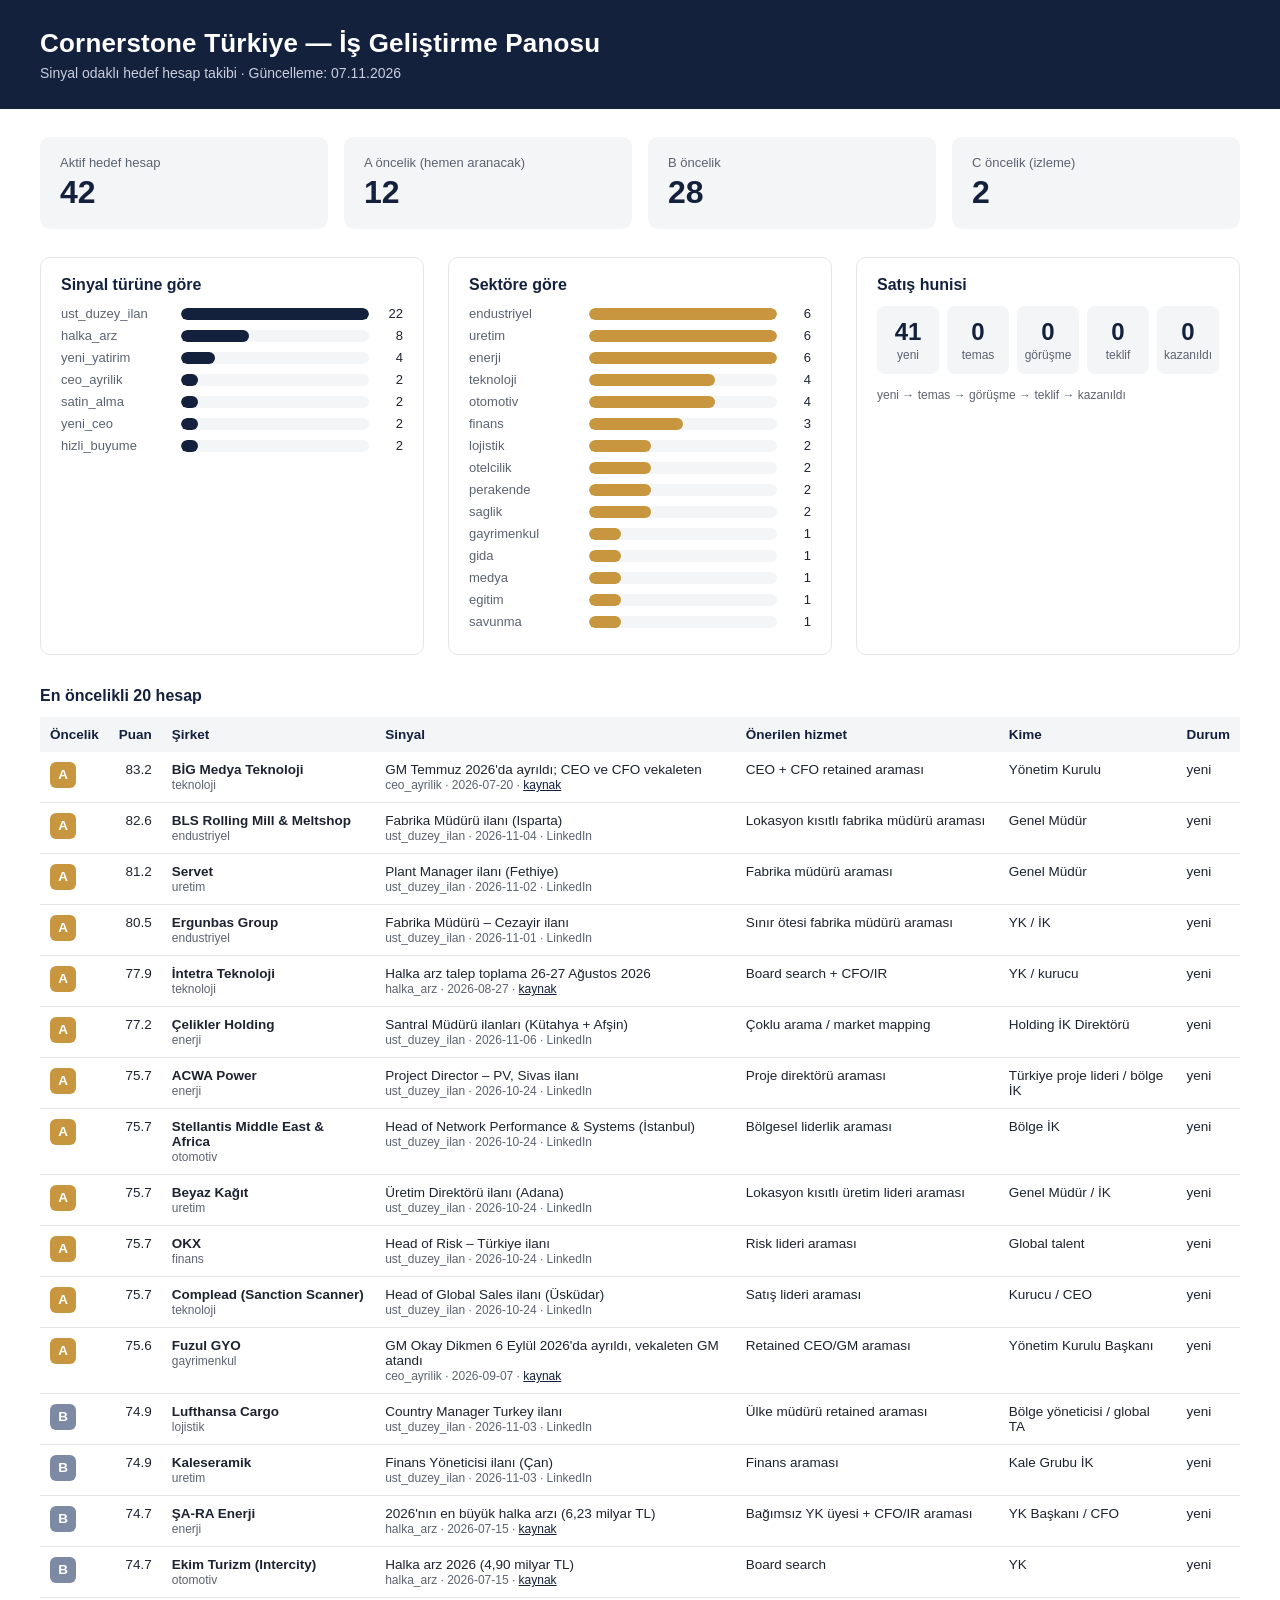
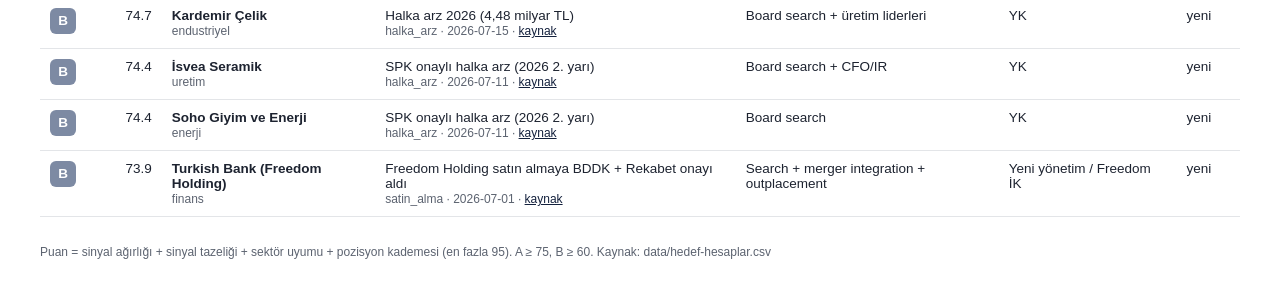
<file: panel/index.html>
<!DOCTYPE html>
<html lang="tr">
<head>
<meta charset="utf-8">
<meta name="viewport" content="width=device-width, initial-scale=1">
<title>Cornerstone Türkiye — İş Geliştirme Panosu</title>
<style>
  :root { --lacivert:#14213d; --gri:#5c6370; --acik:#f4f5f7; --vurgu:#c8963e; --cizgi:#e3e5e8; }
  * { box-sizing:border-box; }
  body { margin:0; font-family:-apple-system,Segoe UI,Roboto,Helvetica,Arial,sans-serif; color:#1d2330; background:#fff; }
  header { background:var(--lacivert); color:#fff; padding:28px 40px; }
  header h1 { margin:0; font-size:26px; letter-spacing:.2px; }
  header p { margin:6px 0 0; color:#c9cede; font-size:14px; }
  main { padding:28px 40px 48px; max-width:1280px; margin:0 auto; }
  .kartlar { display:grid; grid-template-columns:repeat(4,1fr); gap:16px; margin-bottom:28px; }
  .kart { background:var(--acik); border-radius:10px; padding:18px 20px; }
  .kart .ust { font-size:13px; color:var(--gri); }
  .kart .alt { font-size:32px; font-weight:700; margin-top:4px; color:var(--lacivert); }
  .izgara { display:grid; grid-template-columns:1fr 1fr 1fr; gap:24px; margin-bottom:32px; }
  h2 { font-size:16px; color:var(--lacivert); margin:0 0 12px; }
  .kutu { border:1px solid var(--cizgi); border-radius:10px; padding:18px 20px; }
  .cubuk-satir { display:flex; align-items:center; gap:10px; margin:7px 0; font-size:13px; }
  .etiket { width:110px; color:var(--gri); }
  .cubuk { flex:1; background:var(--acik); height:12px; border-radius:6px; overflow:hidden; }
  .cubuk span { display:block; height:100%; border-radius:6px; }
  .deger { width:24px; text-align:right; font-variant-numeric:tabular-nums; }
  .huni { display:flex; gap:8px; }
  .huni-adim { flex:1; background:var(--acik); border-radius:8px; padding:12px 6px; text-align:center; }
  .huni-sayi { font-size:24px; font-weight:700; color:var(--lacivert); }
  .huni-ad { font-size:12px; color:var(--gri); margin-top:2px; }
  table { width:100%; border-collapse:collapse; font-size:13.5px; }
  th { text-align:left; background:var(--acik); padding:10px; font-weight:600; color:var(--lacivert); }
  td { padding:10px; border-bottom:1px solid var(--cizgi); vertical-align:top; }
  td.sayi { text-align:right; font-variant-numeric:tabular-nums; }
  .ince { color:var(--gri); font-size:12px; }
  .rozet { display:inline-block; width:26px; height:26px; line-height:26px; text-align:center; border-radius:6px; font-weight:700; color:#fff; }
  .rozet.A { background:var(--vurgu); } .rozet.B { background:#7d8aa3; } .rozet.C { background:#b9bfca; }
  a { color:var(--lacivert); }
  footer { margin-top:28px; font-size:12px; color:var(--gri); }
  .bos { color:var(--gri); font-size:13px; }
  @media (max-width:900px) { .kartlar, .izgara { grid-template-columns:1fr 1fr; } main, header { padding:20px; } }
</style>
</head>
<body>
<header>
  <h1>Cornerstone Türkiye — İş Geliştirme Panosu</h1>
  <p>Sinyal odaklı hedef hesap takibi · Güncelleme: 07.11.2026</p>
</header>
<main>
  <section class="kartlar">
    <div class="kart"><div class="ust">Aktif hedef hesap</div><div class="alt">42</div></div>
    <div class="kart"><div class="ust">A öncelik (hemen aranacak)</div><div class="alt">12</div></div>
    <div class="kart"><div class="ust">B öncelik</div><div class="alt">28</div></div>
    <div class="kart"><div class="ust">C öncelik (izleme)</div><div class="alt">2</div></div>
  </section>
  <section class="izgara">
    <div class="kutu"><h2>Sinyal türüne göre</h2><div class='cubuk-satir'><span class='etiket'>ust_duzey_ilan</span><span class='cubuk'><span style='width:100%;background:#14213d'></span></span><span class='deger'>22</span></div><div class='cubuk-satir'><span class='etiket'>halka_arz</span><span class='cubuk'><span style='width:36%;background:#14213d'></span></span><span class='deger'>8</span></div><div class='cubuk-satir'><span class='etiket'>yeni_yatirim</span><span class='cubuk'><span style='width:18%;background:#14213d'></span></span><span class='deger'>4</span></div><div class='cubuk-satir'><span class='etiket'>ceo_ayrilik</span><span class='cubuk'><span style='width:9%;background:#14213d'></span></span><span class='deger'>2</span></div><div class='cubuk-satir'><span class='etiket'>satin_alma</span><span class='cubuk'><span style='width:9%;background:#14213d'></span></span><span class='deger'>2</span></div><div class='cubuk-satir'><span class='etiket'>yeni_ceo</span><span class='cubuk'><span style='width:9%;background:#14213d'></span></span><span class='deger'>2</span></div><div class='cubuk-satir'><span class='etiket'>hizli_buyume</span><span class='cubuk'><span style='width:9%;background:#14213d'></span></span><span class='deger'>2</span></div></div>
    <div class="kutu"><h2>Sektöre göre</h2><div class='cubuk-satir'><span class='etiket'>endustriyel</span><span class='cubuk'><span style='width:100%;background:#c8963e'></span></span><span class='deger'>6</span></div><div class='cubuk-satir'><span class='etiket'>uretim</span><span class='cubuk'><span style='width:100%;background:#c8963e'></span></span><span class='deger'>6</span></div><div class='cubuk-satir'><span class='etiket'>enerji</span><span class='cubuk'><span style='width:100%;background:#c8963e'></span></span><span class='deger'>6</span></div><div class='cubuk-satir'><span class='etiket'>teknoloji</span><span class='cubuk'><span style='width:67%;background:#c8963e'></span></span><span class='deger'>4</span></div><div class='cubuk-satir'><span class='etiket'>otomotiv</span><span class='cubuk'><span style='width:67%;background:#c8963e'></span></span><span class='deger'>4</span></div><div class='cubuk-satir'><span class='etiket'>finans</span><span class='cubuk'><span style='width:50%;background:#c8963e'></span></span><span class='deger'>3</span></div><div class='cubuk-satir'><span class='etiket'>lojistik</span><span class='cubuk'><span style='width:33%;background:#c8963e'></span></span><span class='deger'>2</span></div><div class='cubuk-satir'><span class='etiket'>otelcilik</span><span class='cubuk'><span style='width:33%;background:#c8963e'></span></span><span class='deger'>2</span></div><div class='cubuk-satir'><span class='etiket'>perakende</span><span class='cubuk'><span style='width:33%;background:#c8963e'></span></span><span class='deger'>2</span></div><div class='cubuk-satir'><span class='etiket'>saglik</span><span class='cubuk'><span style='width:33%;background:#c8963e'></span></span><span class='deger'>2</span></div><div class='cubuk-satir'><span class='etiket'>gayrimenkul</span><span class='cubuk'><span style='width:17%;background:#c8963e'></span></span><span class='deger'>1</span></div><div class='cubuk-satir'><span class='etiket'>gida</span><span class='cubuk'><span style='width:17%;background:#c8963e'></span></span><span class='deger'>1</span></div><div class='cubuk-satir'><span class='etiket'>medya</span><span class='cubuk'><span style='width:17%;background:#c8963e'></span></span><span class='deger'>1</span></div><div class='cubuk-satir'><span class='etiket'>egitim</span><span class='cubuk'><span style='width:17%;background:#c8963e'></span></span><span class='deger'>1</span></div><div class='cubuk-satir'><span class='etiket'>savunma</span><span class='cubuk'><span style='width:17%;background:#c8963e'></span></span><span class='deger'>1</span></div></div>
    <div class="kutu"><h2>Satış hunisi</h2><div class="huni"><div class='huni-adim'><div class='huni-sayi'>41</div><div class='huni-ad'>yeni</div></div><div class='huni-adim'><div class='huni-sayi'>0</div><div class='huni-ad'>temas</div></div><div class='huni-adim'><div class='huni-sayi'>0</div><div class='huni-ad'>görüşme</div></div><div class='huni-adim'><div class='huni-sayi'>0</div><div class='huni-ad'>teklif</div></div><div class='huni-adim'><div class='huni-sayi'>0</div><div class='huni-ad'>kazanıldı</div></div></div>
      <p class="ince" style="margin-top:14px">yeni → temas → görüşme → teklif → kazanıldı</p></div>
  </section>
  <section>
    <h2>En öncelikli 20 hesap</h2>
    <table>
      <thead><tr><th>Öncelik</th><th style="text-align:right">Puan</th><th>Şirket</th><th>Sinyal</th>
      <th>Önerilen hizmet</th><th>Kime</th><th>Durum</th></tr></thead>
      <tbody><tr><td><span class='rozet A'>A</span></td><td class='sayi'>83.2</td><td><strong>BİG Medya Teknoloji</strong><br><span class='ince'>teknoloji</span></td><td>GM Temmuz 2026&#x27;da ayrıldı; CEO ve CFO vekaleten<br><span class='ince'>ceo_ayrilik · 2026-07-20 · <a href='https://kap.org.tr/tr/api/BildirimPdf/1635122' target='_blank' rel='noopener'>kaynak</a></span></td><td>CEO + CFO retained araması</td><td>Yönetim Kurulu</td><td>yeni</td></tr><tr><td><span class='rozet A'>A</span></td><td class='sayi'>82.6</td><td><strong>BLS Rolling Mill &amp; Meltshop</strong><br><span class='ince'>endustriyel</span></td><td>Fabrika Müdürü ilanı (Isparta)<br><span class='ince'>ust_duzey_ilan · 2026-11-04 · LinkedIn</span></td><td>Lokasyon kısıtlı fabrika müdürü araması</td><td>Genel Müdür</td><td>yeni</td></tr><tr><td><span class='rozet A'>A</span></td><td class='sayi'>81.2</td><td><strong>Servet</strong><br><span class='ince'>uretim</span></td><td>Plant Manager ilanı (Fethiye)<br><span class='ince'>ust_duzey_ilan · 2026-11-02 · LinkedIn</span></td><td>Fabrika müdürü araması</td><td>Genel Müdür</td><td>yeni</td></tr><tr><td><span class='rozet A'>A</span></td><td class='sayi'>80.5</td><td><strong>Ergunbas Group</strong><br><span class='ince'>endustriyel</span></td><td>Fabrika Müdürü – Cezayir ilanı<br><span class='ince'>ust_duzey_ilan · 2026-11-01 · LinkedIn</span></td><td>Sınır ötesi fabrika müdürü araması</td><td>YK / İK</td><td>yeni</td></tr><tr><td><span class='rozet A'>A</span></td><td class='sayi'>77.9</td><td><strong>İntetra Teknoloji</strong><br><span class='ince'>teknoloji</span></td><td>Halka arz talep toplama 26-27 Ağustos 2026<br><span class='ince'>halka_arz · 2026-08-27 · <a href='https://rotaborsa.com/?p=450341' target='_blank' rel='noopener'>kaynak</a></span></td><td>Board search + CFO/IR</td><td>YK / kurucu</td><td>yeni</td></tr><tr><td><span class='rozet A'>A</span></td><td class='sayi'>77.2</td><td><strong>Çelikler Holding</strong><br><span class='ince'>enerji</span></td><td>Santral Müdürü ilanları (Kütahya + Afşin)<br><span class='ince'>ust_duzey_ilan · 2026-11-06 · LinkedIn</span></td><td>Çoklu arama / market mapping</td><td>Holding İK Direktörü</td><td>yeni</td></tr><tr><td><span class='rozet A'>A</span></td><td class='sayi'>75.7</td><td><strong>ACWA Power</strong><br><span class='ince'>enerji</span></td><td>Project Director – PV, Sivas ilanı<br><span class='ince'>ust_duzey_ilan · 2026-10-24 · LinkedIn</span></td><td>Proje direktörü araması</td><td>Türkiye proje lideri / bölge İK</td><td>yeni</td></tr><tr><td><span class='rozet A'>A</span></td><td class='sayi'>75.7</td><td><strong>Stellantis Middle East &amp; Africa</strong><br><span class='ince'>otomotiv</span></td><td>Head of Network Performance &amp; Systems (İstanbul)<br><span class='ince'>ust_duzey_ilan · 2026-10-24 · LinkedIn</span></td><td>Bölgesel liderlik araması</td><td>Bölge İK</td><td>yeni</td></tr><tr><td><span class='rozet A'>A</span></td><td class='sayi'>75.7</td><td><strong>Beyaz Kağıt</strong><br><span class='ince'>uretim</span></td><td>Üretim Direktörü ilanı (Adana)<br><span class='ince'>ust_duzey_ilan · 2026-10-24 · LinkedIn</span></td><td>Lokasyon kısıtlı üretim lideri araması</td><td>Genel Müdür / İK</td><td>yeni</td></tr><tr><td><span class='rozet A'>A</span></td><td class='sayi'>75.7</td><td><strong>OKX</strong><br><span class='ince'>finans</span></td><td>Head of Risk – Türkiye ilanı<br><span class='ince'>ust_duzey_ilan · 2026-10-24 · LinkedIn</span></td><td>Risk lideri araması</td><td>Global talent</td><td>yeni</td></tr><tr><td><span class='rozet A'>A</span></td><td class='sayi'>75.7</td><td><strong>Complead (Sanction Scanner)</strong><br><span class='ince'>teknoloji</span></td><td>Head of Global Sales ilanı (Üsküdar)<br><span class='ince'>ust_duzey_ilan · 2026-10-24 · LinkedIn</span></td><td>Satış lideri araması</td><td>Kurucu / CEO</td><td>yeni</td></tr><tr><td><span class='rozet A'>A</span></td><td class='sayi'>75.6</td><td><strong>Fuzul GYO</strong><br><span class='ince'>gayrimenkul</span></td><td>GM Okay Dikmen 6 Eylül 2026&#x27;da ayrıldı, vekaleten GM atandı<br><span class='ince'>ceo_ayrilik · 2026-09-07 · <a href='https://kap.org.tr/en/Bildirim/1659711' target='_blank' rel='noopener'>kaynak</a></span></td><td>Retained CEO/GM araması</td><td>Yönetim Kurulu Başkanı</td><td>yeni</td></tr><tr><td><span class='rozet B'>B</span></td><td class='sayi'>74.9</td><td><strong>Lufthansa Cargo</strong><br><span class='ince'>lojistik</span></td><td>Country Manager Turkey ilanı<br><span class='ince'>ust_duzey_ilan · 2026-11-03 · LinkedIn</span></td><td>Ülke müdürü retained araması</td><td>Bölge yöneticisi / global TA</td><td>yeni</td></tr><tr><td><span class='rozet B'>B</span></td><td class='sayi'>74.9</td><td><strong>Kaleseramik</strong><br><span class='ince'>uretim</span></td><td>Finans Yöneticisi ilanı (Çan)<br><span class='ince'>ust_duzey_ilan · 2026-11-03 · LinkedIn</span></td><td>Finans araması</td><td>Kale Grubu İK</td><td>yeni</td></tr><tr><td><span class='rozet B'>B</span></td><td class='sayi'>74.7</td><td><strong>ŞA-RA Enerji</strong><br><span class='ince'>enerji</span></td><td>2026&#x27;nın en büyük halka arzı (6,23 milyar TL)<br><span class='ince'>halka_arz · 2026-07-15 · <a href='https://www.borsaningundemi.com/haber/halka-arz-ruzgari-rekorla-geri-dondu-1903813' target='_blank' rel='noopener'>kaynak</a></span></td><td>Bağımsız YK üyesi + CFO/IR araması</td><td>YK Başkanı / CFO</td><td>yeni</td></tr><tr><td><span class='rozet B'>B</span></td><td class='sayi'>74.7</td><td><strong>Ekim Turizm (Intercity)</strong><br><span class='ince'>otomotiv</span></td><td>Halka arz 2026 (4,90 milyar TL)<br><span class='ince'>halka_arz · 2026-07-15 · <a href='https://www.borsaningundemi.com/haber/halka-arz-ruzgari-rekorla-geri-dondu-1903813' target='_blank' rel='noopener'>kaynak</a></span></td><td>Board search</td><td>YK</td><td>yeni</td></tr><tr><td><span class='rozet B'>B</span></td><td class='sayi'>74.7</td><td><strong>Kardemir Çelik</strong><br><span class='ince'>endustriyel</span></td><td>Halka arz 2026 (4,48 milyar TL)<br><span class='ince'>halka_arz · 2026-07-15 · <a href='https://www.borsaningundemi.com/haber/halka-arz-ruzgari-rekorla-geri-dondu-1903813' target='_blank' rel='noopener'>kaynak</a></span></td><td>Board search + üretim liderleri</td><td>YK</td><td>yeni</td></tr><tr><td><span class='rozet B'>B</span></td><td class='sayi'>74.4</td><td><strong>İsvea Seramik</strong><br><span class='ince'>uretim</span></td><td>SPK onaylı halka arz (2026 2. yarı)<br><span class='ince'>halka_arz · 2026-07-11 · <a href='https://www.gzt.com/ekonomi/hangi-sirketler-halka-arz-olabilir-spk-onayladi-borsada-yeni-halka-arz-dalgasi-basliyor-4240491' target='_blank' rel='noopener'>kaynak</a></span></td><td>Board search + CFO/IR</td><td>YK</td><td>yeni</td></tr><tr><td><span class='rozet B'>B</span></td><td class='sayi'>74.4</td><td><strong>Soho Giyim ve Enerji</strong><br><span class='ince'>enerji</span></td><td>SPK onaylı halka arz (2026 2. yarı)<br><span class='ince'>halka_arz · 2026-07-11 · <a href='https://www.gzt.com/ekonomi/hangi-sirketler-halka-arz-olabilir-spk-onayladi-borsada-yeni-halka-arz-dalgasi-basliyor-4240491' target='_blank' rel='noopener'>kaynak</a></span></td><td>Board search</td><td>YK</td><td>yeni</td></tr><tr><td><span class='rozet B'>B</span></td><td class='sayi'>73.9</td><td><strong>Turkish Bank (Freedom Holding)</strong><br><span class='ince'>finans</span></td><td>Freedom Holding satın almaya BDDK + Rekabet onayı aldı<br><span class='ince'>satin_alma · 2026-07-01 · <a href='https://www.bursahakimiyet.com.tr/amp/ekonomi/turkish-bank-kazaklara-satiliyor-1660649' target='_blank' rel='noopener'>kaynak</a></span></td><td>Search + merger integration + outplacement</td><td>Yeni yönetim / Freedom İK</td><td>yeni</td></tr></tbody>
    </table>
  </section>
  <footer>Puan = sinyal ağırlığı + sinyal tazeliği + sektör uyumu + pozisyon kademesi (en fazla 95).
  A ≥ 75, B ≥ 60. Kaynak: data/hedef-hesaplar.csv</footer>
</main>
</body>
</html>
</file>
